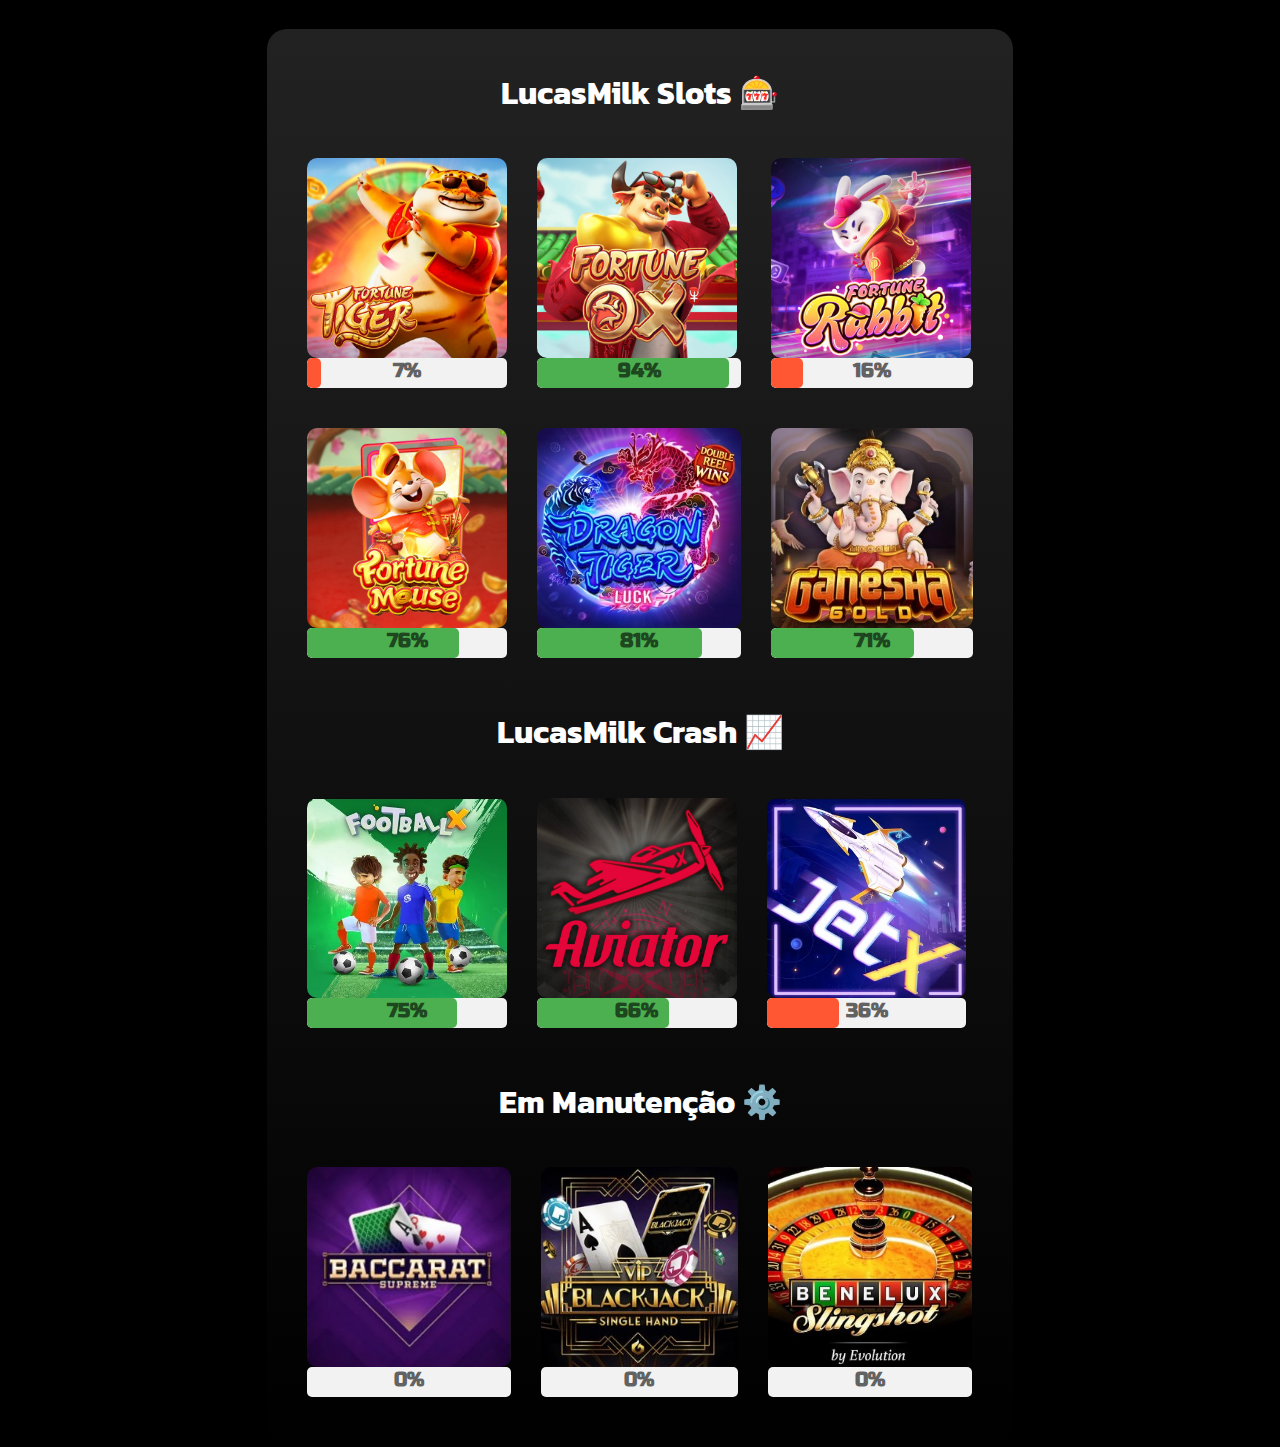
<file: index.html>
<!DOCTYPE html>
<html>
<head>
    <link rel="shortcut icon" type="image/png" href="./icon.png"/>
    <link rel="preconnect" href="https://fonts.gstatic.com" crossorigin>
    <link href="https://fonts.googleapis.com/css2?family=Russo+One&display=swap" rel="stylesheet">
    <link href="https://fonts.googleapis.com/css2?family=Kanit&family=Lilita+One&display=swap" rel="stylesheet">
    <link rel="stylesheet" href="https://fonts.googleapis.com/css?family=Sofia">
    <title>LucasMilk</title>
    <link rel="stylesheet" type="text/css" href="main.css">
</head>
<body>
    <br/>
    <br/>
    <br/>
    <br/>
    <br/>
    <br/>
    <br/>
    <br/>
    <br/>
    <br/>
    <br/>
    <br/>
    <br/>
    <br/>
    <br/>
    <br/>
    <br/>
    <br/>
    <br/>
    <br/>
    <br/>
    <br/>   
    <br/>
    <br/>
    <br/>
    <br/>
    <br/>    
    <br/>
    <br/>
    <br/>
    <br/>
    <br/>
    <div class="container">
        <h1>LucasMilk Slots 🎰</h1>
        <table>
            <tr>
                <td>
                    <a href="./slot/slot.html"><img src="./media/imagem4.jpg" class="Imagem 4"></a>
                    <div class="progress-container">
                        <div class="progress-bar" id="progress-bar-1"></div>
                        <div class="progress-percent" id="progress-percent-1">0%</div>
                    </div>
                </td>
                <td>
                    <a href="./slot/slot.html"><img src="./media/imagem2.jpg" class="Imagem 2"></a>
                    <div class="progress-container">
                        <div class="progress-bar" id="progress-bar-2"></div>
                        <div class="progress-percent" id="progress-percent-2">0%</div>
                    </div>
                </td>
                <td>
                    <a href="./slot/slot.html"><img src="./media/imagem3.jpg" class="Imagem 3"></a>
                    <div class="progress-container">
                        <div class="progress-bar" id="progress-bar-3"></div>
                        <div class="progress-percent" id="progress-percent-3">0%</div>
                    </div>
                </td>
            </tr>
            <tr>
                <td>
                    <a href="./slot/slot.html"><img src="./media/imagem1.jpg" class="Imagem 1"></a>
                    <div class="progress-container">
                        <div class="progress-bar" id="progress-bar-4"></div>
                        <div class="progress-percent" id="progress-percent-4">0%</div>
                    </div>
                </td>
                <td>
                    <a href="./slot/slot.html"><img src="./media/imagem5.jpg" class="Imagem 5"></a>
                    <div class="progress-container">
                        <div class="progress-bar" id="progress-bar-5"></div>
                        <div class="progress-percent" id="progress-percent-5">0%</div>
                    </div>
                </td>
                <td>
                    <a href="./slot/slot.html"><img src="./media/imagem6.jpg" class="Imagem 6"></a>
                    <div class="progress-container">
                        <div class="progress-bar" id="progress-bar-6"></div>
                        <div class="progress-percent" id="progress-percent-6">0%</div>
                    </div>
                </td>
            </tr>
        </table>
        <table>
            <h1>LucasMilk Crash 📈</h1>
            <tr>
                <td>
                    <a href="./crash/crash.html"><img src="./media/imagem9.jpg" class="Imagem 1"></a>
                    <div class="progress-container">
                        <div class="progress-bar" id="progress-bar-7"></div>
                        <div class="progress-percent" id="progress-percent-7">0%</div>
                    </div>
                </td>
                <td>
                    <a href="./crash/crash.html"><img src="./media/imagem7.jpg" class="Imagem 2"></a>
                    <div class="progress-container">
                        <div class="progress-bar" id="progress-bar-8"></div>
                        <div class="progress-percent" id="progress-percent-8">0%</div>
                    </div>
                </td>
                <td>
                    <a href="./crash/crash.html"><img src="./media/imagem8.jpg" class="Imagem 2"></a>
                    <div class="progress-container">
                        <div class="progress-bar" id="progress-bar-9"></div>
                        <div class="progress-percent" id="progress-percent-9">0%</div>
                    </div>
                </td>
            </tr>
            <table>
                <h1>Em Manutenção ⚙️</h1>
                <tr>
                    <td>
                        <a href="./manutencao/index.html"><img src="./media/imagem10.jpg" class="Imagem 1"></a>
                        <div class="progress-container">
                            <div class="progress-bar" id="progress-bar-7"></div>
                            <div class="progress-percent" id="progress-percent-7">0%</div>
                        </div>
                    </td>
                    <td>
                        <a href="./manutencao/index.html"><img src="./media/imagem11.jpg" class="Imagem 2"></a>
                        <div class="progress-container">
                            <div class="progress-bar" id="progress-bar-8"></div>
                            <div class="progress-percent" id="progress-percent-8">0%</div>
                        </div>
                    </td>
                    <td>
                        <a href="./manutencao/index.html"><img src="./media/imagem12.jpg" class="Imagem 2"></a>
                        <div class="progress-container">
                            <div class="progress-bar" id="progress-bar-9"></div>
                            <div class="progress-percent" id="progress-percent-9">0%</div>
                        </div>
                    </td>
                </tr>
    
            
            <!-- Repita o mesmo padrão para as outras imagens -->
        </table>

        <ion-icon name="exit-outline"></ion-icon>
    </div>
    <script src="script.js"></script>

</body>
</html>
</file>
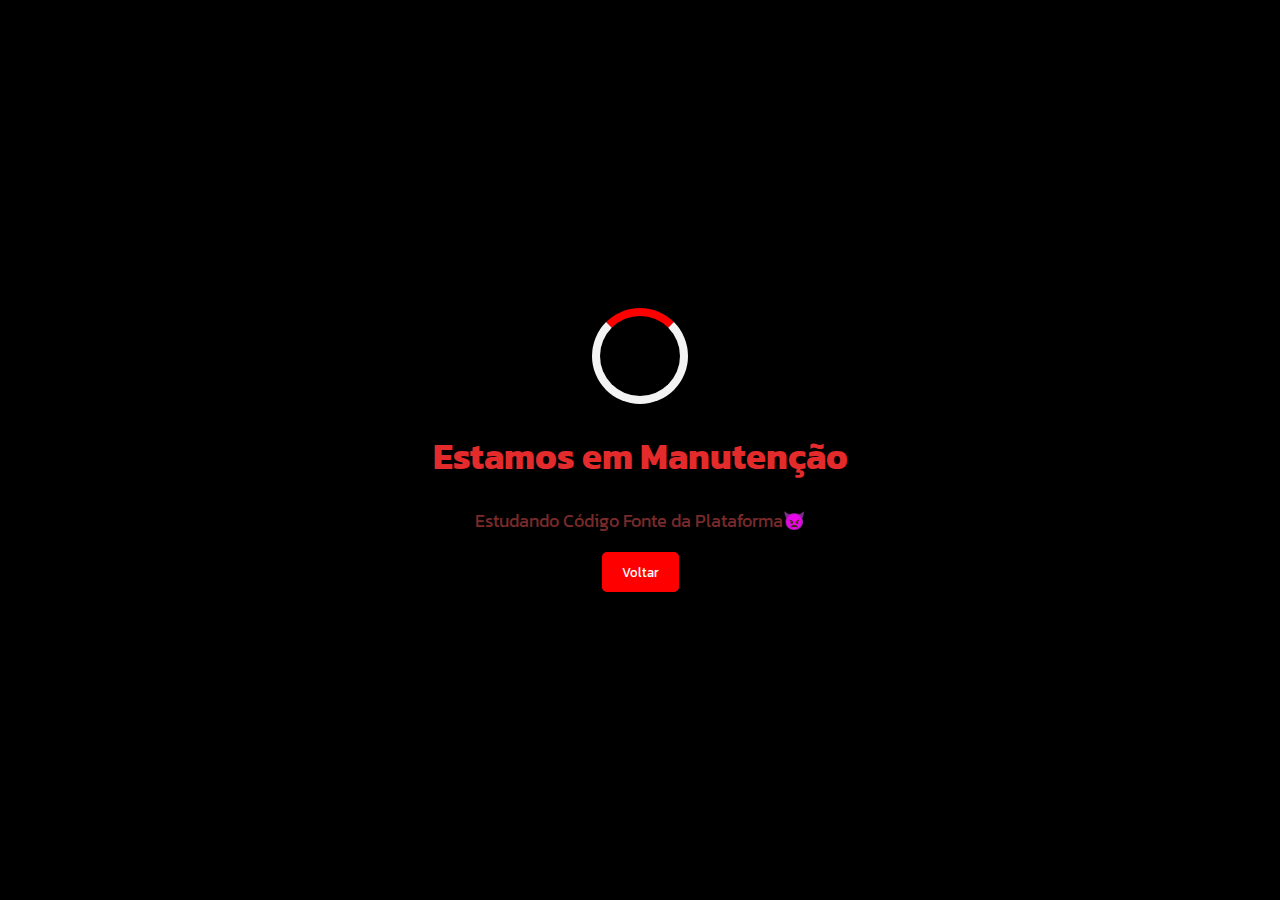
<file: manutencao/index.html>
<!DOCTYPE html>
<html lang="en">
<head>
    <link rel="shortcut icon" type="image/png" href="./icon.png"/>
    <link rel="preconnect" href="https://fonts.gstatic.com" crossorigin>
    <link href="https://fonts.googleapis.com/css2?family=Russo+One&display=swap" rel="stylesheet">
    <link href="https://fonts.googleapis.com/css2?family=Kanit&family=Lilita+One&display=swap" rel="stylesheet">
    <meta charset="UTF-8">
    <meta name="viewport" content="width=device-width, initial-scale=1.0">
    <title>Em Manutenção</title>
    <link rel="stylesheet" href="main.css">
</head>
<body>
    <div class="maintenance-container">
        <div class="loader"></div>
        <h1>Estamos em Manutenção</h1>
        <p>Estudando Código Fonte da Plataforma👿</p>
        <button id="voltarPagina">Voltar</button>
    </div>
</body>
<script src="script.js"></script>
</html>
</file>
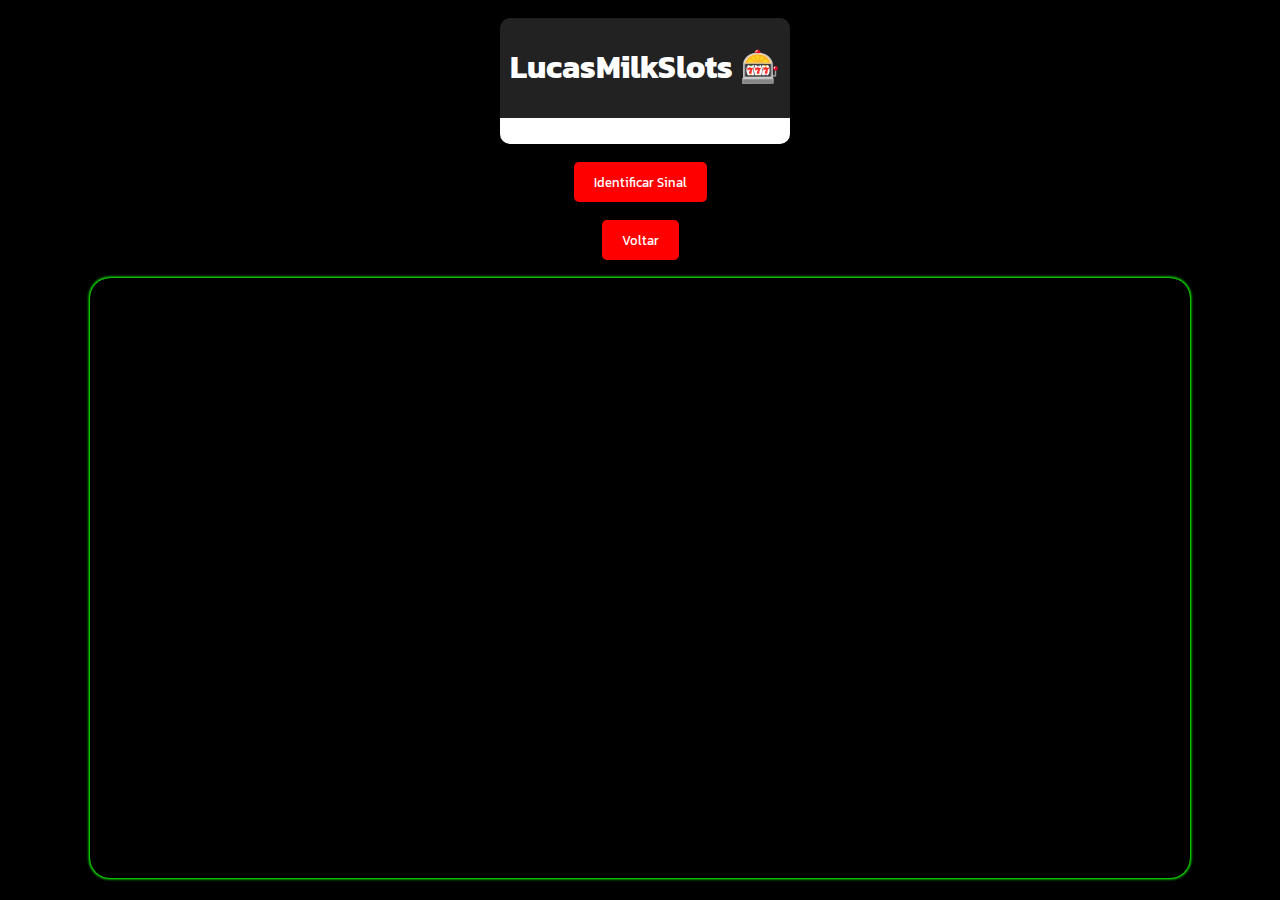
<file: slot/slot.html>
<!DOCTYPE html>
<html>
<link rel="shortcut icon" type="image/png" href="./icon.png"/>
<link rel="preconnect" href="https://fonts.gstatic.com" crossorigin>
<link href="https://fonts.googleapis.com/css2?family=Russo+One&display=swap" rel="stylesheet">
<link href="https://fonts.googleapis.com/css2?family=Kanit&family=Lilita+One&display=swap" rel="stylesheet">
<link rel="stylesheet" href="style.css">

<head>
    <title>LucasMilk Slots 🎰</title>
    <style>
        /* Estilo para centralizar o iframe */
        .iframe-container {
            text-align: center;
        }
        iframe {
            width: 1100px; /* Largura do quadrado */
            height: 600px; /* Altura do quadrado */
        }
    </style>
</head>
<body>
    <div class="container">
        <div class="title-box">
            <h1>LucasMilkSlots 🎰</h1>
        </div>
        <div class="result-box">
            <p id="fraseGerada"></p>
        </div>
        <br/>
        <button id="gerarSinal">Identificar  Sinal</button>
        <br/>
        <button id="voltarPagina">Voltar</button>

        
    </div>
    <br/>
    <div class="iframe-container">
        <iframe src="https://br4bet.com/register/?btag=jrfextmxckawacudeqfo" frameborder="0"></iframe>
    </div>
    <script src="scriptg.js"></script>
</body>
</html>
</file>
<file: main.css>
/* Estilo para o corpo da página */
body {
    font-family: Arial, sans-serif;
    text-align: center;
    background-color: black;
    background-size: cover;
    margin: 0;
    padding: 0;
    display: flex;
    flex-direction: column;
    justify-content: center;
    align-items: center;
    height: 100vh;
}
h1 {
    margin-top: 20px;
    font-family: 'Kanit', sans-serif;
    color: #fff;
}

/* Estilo para a tabela */
table {
    border-spacing: 10px;
}

/* Estilo para as células da tabela */
td {
    text-align: center;
    padding: 10px;
    position: relative;
}

/* Estilo para as imagens */
img {
    border-radius: 10px;
    max-width: 100%;
    height: 200px;
    display: block;
}

/* Estilo para as barras de progresso */
.progress-container {
    width: 100%;
    height: 30px;
    background-color: #f2f2f2;
    border-radius: 5px;
    overflow: hidden;
    margin-bottom: 10px;
    position: relative;
}

.progress-bar {
    width: 0;
    height: 100%;
    display: block;
    position: absolute;
    top: 0;
    left: 0;
    text-align: center;
    line-height: 15px;
    font-weight: bold;
    white-space: nowrap;
    overflow: hidden;
    box-sizing: border-box;
    border-radius: 5px;
    transition: width 1s linear;
    background-color: #4CAF50;
}

/* Estilo para o texto da porcentagem */
.progress-percent {
    font-family: 'Russo One', sans-serif;
    text-align: center;
    font-weight: bold;
    color: #0000009d;
    position: absolute;
    top: 0;
    left: 0;
    right: 0;
    font-size: 20px;
    z-index: 2;
}
/* Estilo para o corpo da página */
body {
    margin: 0;
    padding: 0;
    background-color: black;
    font-family: Arial, sans-serif;
    
}

/* Estilo para o contêiner */
.container {
    background: linear-gradient(to bottom, #222, #000);
    border-radius: 20px;
    padding: 20px;
    margin: 20px;
    text-align: center;
    position: relative;
}

/* Estilo para o menu */
nav ul {
    list-style: none;
    padding: 0;
    margin: 0;
}

nav li {
    display: inline;
    margin-right: 20px;
}

nav a {
    text-decoration: none;
    color: #fff;
}

/* Estilo para o título h1 */
h1 {
    color: #fff;
}

.glow-on-hover {
    width: 220px;
    height: 50px;
    border: none;
    outline: none;
    color: #fff;
    background: #111;
    cursor: pointer;
    position: relative;
    z-index: 0;
    border-radius: 10px;
}

.glow-on-hover:before {
    content: '';
    background: linear-gradient(45deg, #ff0000, #ff7300, #fffb00, #48ff00, #00ffd5, #002bff, #7a00ff, #ff00c8, #ff0000);
    position: absolute;
    top: -2px;
    left:-2px;
    background-size: 400%;
    z-index: -1;
    filter: blur(5px);
    width: calc(100% + 4px);
    height: calc(100% + 4px);
    animation: glowing 20s linear infinite;
    opacity: 0;
    transition: opacity .3s ease-in-out;
    border-radius: 10px;
}

.glow-on-hover:active {
    color: #000
}

.glow-on-hover:active:after {
    background: transparent;
}

.glow-on-hover:hover:before {
    opacity: 1;
}

.glow-on-hover:after {
    z-index: -1;
    content: '';
    position: absolute;
    width: 100%;
    height: 100%;
    background: #111;
    left: 0;
    top: 0;
    border-radius: 10px;
}

@keyframes glowing {
    0% { background-position: 0 0; }
    50% { background-position: 400% 0; }
    100% { background-position: 0 0; }
}
</file>
<file: manutencao/main.css>
body {
    margin: 0;
    padding: 0;
    display: flex;
    justify-content: center;
    align-items: center;
    height: 100vh;
    background-color: #000000;
}

.maintenance-container {
    text-align: center;
    font-family: Arial, sans-serif;
}

.loader {
    border: 8px solid #f3f3f3;
    border-top: 8px solid #ff0000;
    border-radius: 50%;
    width: 80px;
    height: 80px;
    animation: spin 2s linear infinite;
    margin: 0 auto;
}

h1 {
    font-family: 'Kanit', sans-serif;
    font-size: 36px;
    color: #e42b2b;
}

p {
    font-family: 'Kanit', sans-serif;
    font-size: 18px;
    color: #792a2a;
}

@keyframes spin {
    0% { transform: rotate(0deg); }
    100% { transform: rotate(360deg); }
}
button {
    font-family: 'Kanit', sans-serif;
    background: #ff0000;
    color: #fff;
    padding: 10px 20px;
    border: none;
    border-radius: 5px;
    cursor: pointer;
    margin: 10px 0; /* Adicione margem somente na parte superior e inferior para separar do resultado */
    display: flex; /* Tornando o botão um bloco para ocupar a largura total */
    margin: 0 auto; /* Centralizando horizontalmente */
    text-decoration: none
    
}

button:hover {
    background: #33ff00;
}
</file>
<file: slot/style.css>
body {
    font-family: Arial, sans-serif;
    text-align: center;
    background-color: black;
    background-size: cover;
    margin: 0;
    padding: 0;
    display: flex;
    flex-direction: column;
    justify-content: center;
    align-items: center;
    height: 100vh;
}
h1 {
    margin-top: 20px;
    font-family: 'Kanit', sans-serif;
    color: #fff;
}

iframe {
    border-radius: 20px;
    box-shadow: 0 0 0.2em rgb(21, 255, 0), 0 0 0.2em rgb(21, 255, 0),0 0 0.2em rgb(21, 255, 0)

}
/* Estilo para a tabela */
table {
    border-spacing: 10px;
}
.title-box {
    font-family: 'Kanit', sans-serif;
    background: #222; /* Cor mais escura para o retângulo do título */
    color: #fff;
    padding: 5px; /* Menos preenchimento */
    border-radius: 10px 10px 0 0;
    width: 100%; /* Reduzindo o tamanho para 40% da largura do contêiner */
    text-align: center; /* Centralizando o texto no retângulo do título */
    margin: 0 auto; /* Centralizando horizontalmente */
}

/* Estilo para o botão */
button {
    font-family: 'Kanit', sans-serif;
    background: #ff0000;
    color: #fff;
    padding: 10px 20px;
    border: none;
    border-radius: 5px;
    cursor: pointer;
    margin: 10px 0; /* Adicione margem somente na parte superior e inferior para separar do resultado */
    display: flex; /* Tornando o botão um bloco para ocupar a largura total */
    margin: 0 auto; /* Centralizando horizontalmente */
    text-decoration: none
    
}

button:hover {
    background: #33ff00;
}

/* Estilo para o retângulo do resultado */
.result-box {
    font-family: 'Kanit', sans-serif;
    background: #ffffff; /* Cor mais escura para o retângulo do resultado */
    border-top: none;
    border-radius: 0 0 10px 10px;
    padding: 5px; /* Menos preenchimento */
    width: 100%; /* Reduzindo o tamanho para 40% da largura do contêiner */
    text-align: center; /* Centralizando o texto no retângulo do resultado */
    margin: 0 auto; /* Centralizando horizontalmente */
}
</file>
